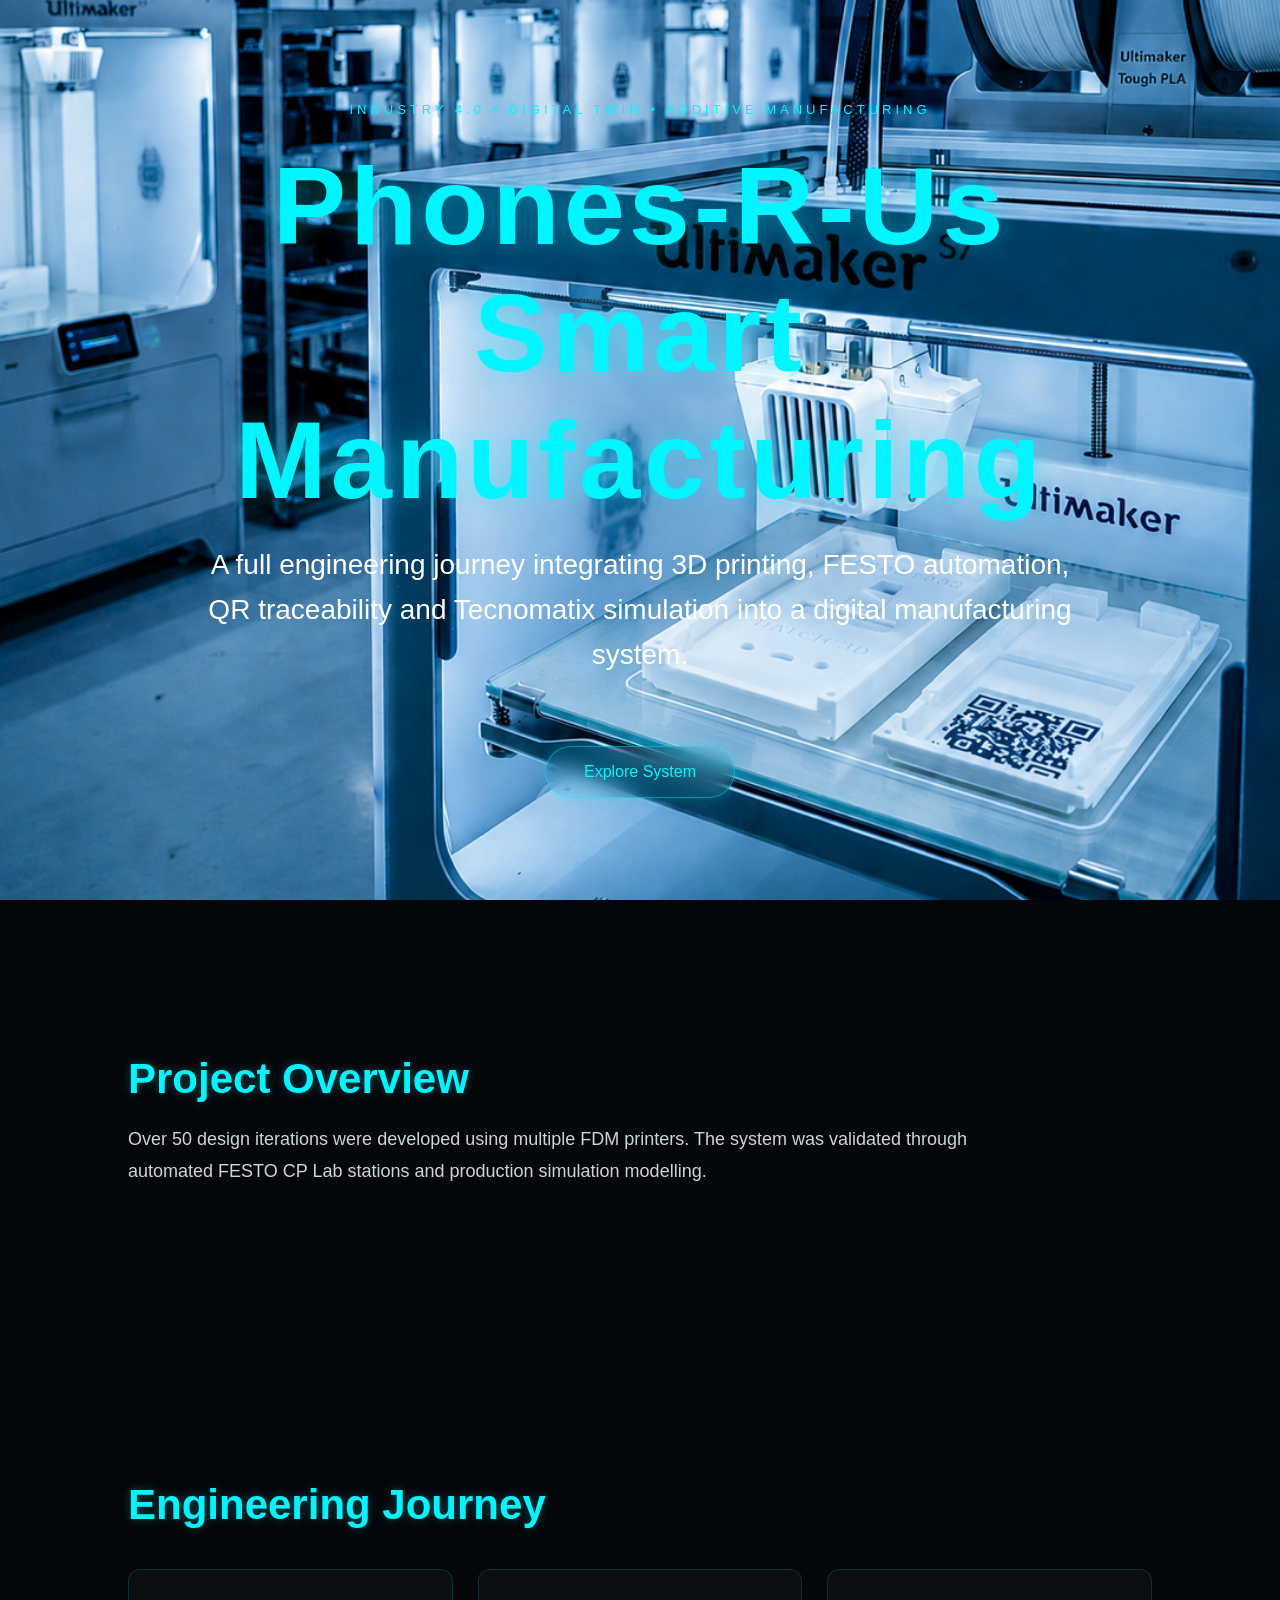
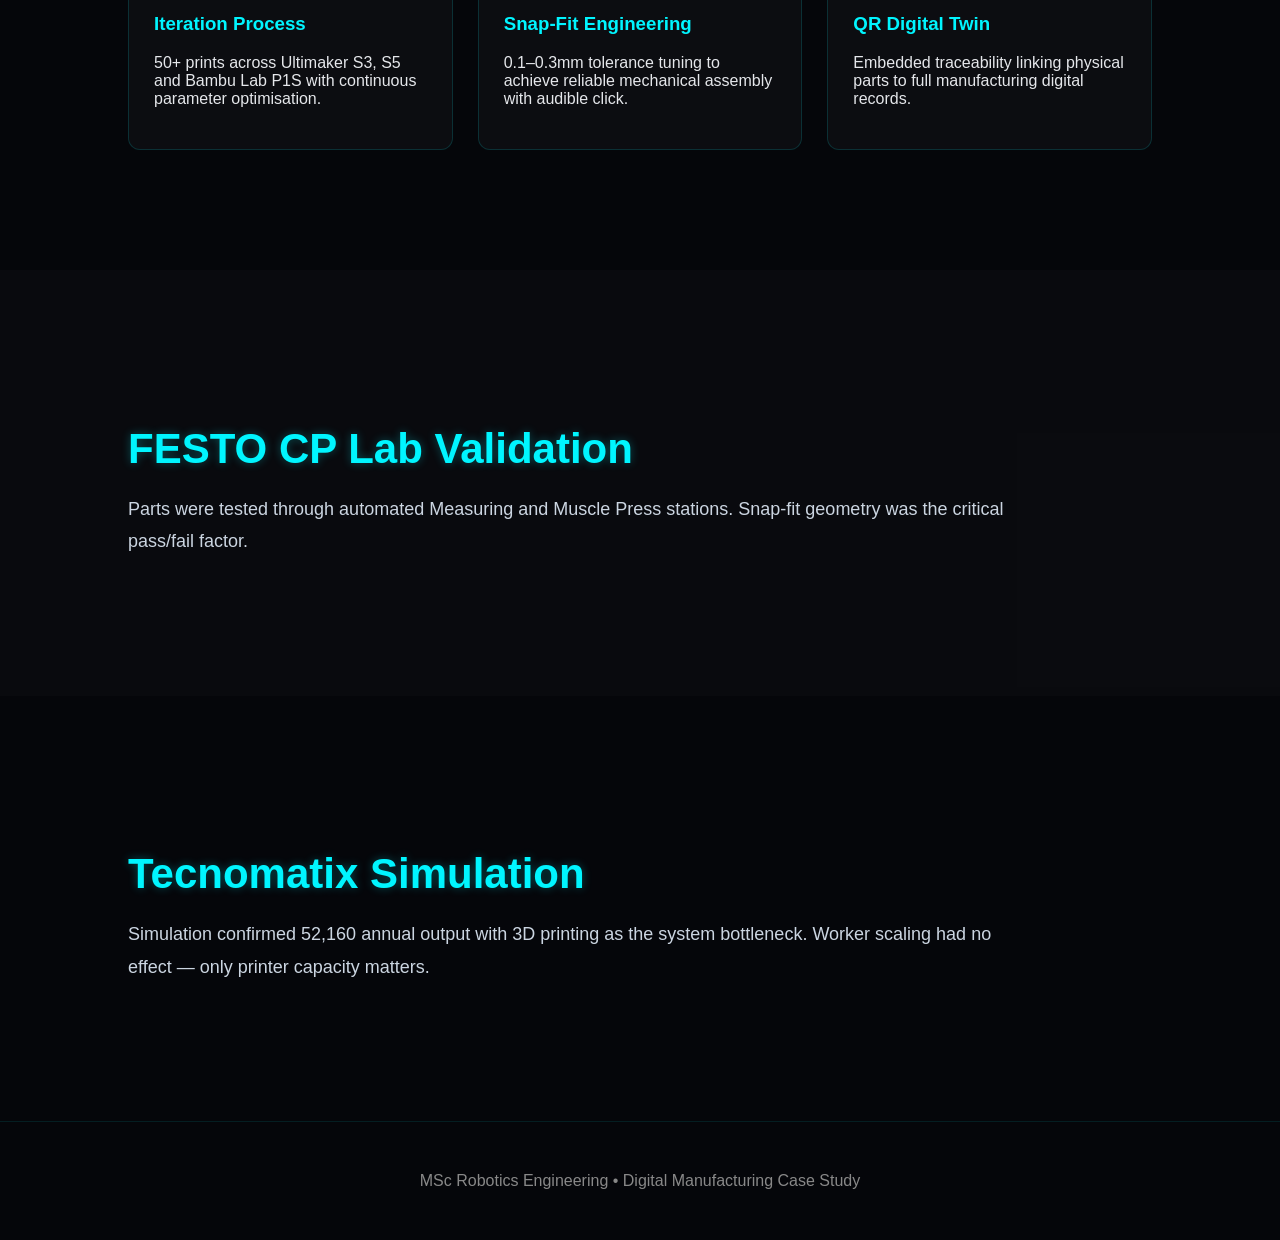
<file: index-neon.html>
<!DOCTYPE html>
<html lang="en">

<head>
    <meta charset="UTF-8">
    <meta name="viewport" content="width=device-width, initial-scale=1.0">
    <title>Phones-R-Us | Smart Manufacturing</title>

    <link rel="stylesheet" href="style.css">
</head>

<body>

<!-- ================= NAV ================= -->
<nav>
    <div class="logo">Phones-R-Us</div>

    <ul>
        <li><a href="#overview">Overview</a></li>
        <li><a href="#journey">Journey</a></li>
        <li><a href="#festo">FESTO</a></li>
        <li><a href="#simulation">Simulation</a></li>
    </ul>
</nav>

<!-- ================= HERO ================= -->
<section class="hero">

    <div class="hero-content">

        <div class="subtitle">
            INDUSTRY 4.0 • DIGITAL TWIN • ADDITIVE MANUFACTURING
        </div>

        <h1>Phones-R-Us<br>Smart Manufacturing</h1>

        <p>
            A full engineering journey integrating 3D printing, FESTO automation,
            QR traceability and Tecnomatix simulation into a digital manufacturing system.
        </p>

        <a href="#overview" class="btn">Explore System</a>

    </div>

</section>

<!-- ================= OVERVIEW ================= -->
<section class="section" id="overview">

    <h2 class="title">Project Overview</h2>

    <p class="text">
        Over 50 design iterations were developed using multiple FDM printers.
        The system was validated through automated FESTO CP Lab stations
        and production simulation modelling.
    </p>

</section>

<!-- ================= JOURNEY ================= -->
<section class="section" id="journey">

    <h2 class="title">Engineering Journey</h2>

    <div class="grid">

        <div class="card">
            <h3>Iteration Process</h3>
            <p>50+ prints across Ultimaker S3, S5 and Bambu Lab P1S with continuous parameter optimisation.</p>
        </div>

        <div class="card">
            <h3>Snap-Fit Engineering</h3>
            <p>0.1–0.3mm tolerance tuning to achieve reliable mechanical assembly with audible click.</p>
        </div>

        <div class="card">
            <h3>QR Digital Twin</h3>
            <p>Embedded traceability linking physical parts to full manufacturing digital records.</p>
        </div>

    </div>

</section>

<!-- ================= FESTO ================= -->
<section class="section dark" id="festo">

    <h2 class="title">FESTO CP Lab Validation</h2>

    <p class="text">
        Parts were tested through automated Measuring and Muscle Press stations.
        Snap-fit geometry was the critical pass/fail factor.
    </p>

</section>

<!-- ================= SIMULATION ================= -->
<section class="section" id="simulation">

    <h2 class="title">Tecnomatix Simulation</h2>

    <p class="text">
        Simulation confirmed 52,160 annual output with 3D printing as the system bottleneck.
        Worker scaling had no effect — only printer capacity matters.
    </p>

</section>

<footer>
    MSc Robotics Engineering • Digital Manufacturing Case Study
</footer>

</body>
</html>
</file>
<file: style.css>
/* ==========================================
   NEON INDUSTRY 4.0 CYBER THEME
========================================== */

:root {
    --bg: #05060a;
    --cyan: #00f5ff;
    --blue: #3b82f6;
    --purple: #8b5cf6;
    --text: #e5e7eb;
}

/* ================= GLOBAL ================= */

body {
    margin: 0;
    font-family: 'Segoe UI', sans-serif;
    background: var(--bg);
    color: var(--text);
    overflow-x: hidden;
}

/* animated grid background */

body::before {
    content: "";
    position: fixed;
    inset: 0;
    background:
        linear-gradient(rgba(0,245,255,0.05) 1px, transparent 1px),
        linear-gradient(90deg, rgba(0,245,255,0.05) 1px, transparent 1px);
    background-size: 60px 60px;
    z-index: -2;
    animation: moveGrid 20s linear infinite;
}

@keyframes moveGrid {
    from { transform: translateY(0); }
    to { transform: translateY(60px); }
}

/* glow layer */

body::after {
    content: "";
    position: fixed;
    inset: 0;
    background: radial-gradient(circle at 30% 30%, rgba(0,245,255,0.15), transparent 50%),
                radial-gradient(circle at 70% 70%, rgba(139,92,246,0.12), transparent 50%);
    z-index: -1;
}

/* ================= NAV ================= */

nav{
    display:none;
}

/* ================= HERO ================= */

.hero {
    height: 100vh;
    display: flex;
    align-items: center;
    justify-content: center;
    text-align: center;
}

.hero-content {
    max-width: 900px;
}

.subtitle {
    color: var(--cyan);
    letter-spacing: 4px;
    font-size: 12px;
    margin-bottom: 20px;
}

.hero h1 {
    font-size: 64px;
    margin: 0;
    text-shadow: 0 0 25px rgba(0,245,255,0.4);
}

.hero p {
    margin-top: 20px;
    font-size: 18px;
    color: #b5b5b5;
    line-height: 1.6;
}

/* button */

.btn {
    display: inline-block;
    margin-top: 30px;
    padding: 14px 32px;
    border: 1px solid var(--cyan);
    color: var(--cyan);
    text-decoration: none;
    border-radius: 8px;
    transition: 0.3s;
    box-shadow: 0 0 15px rgba(0,245,255,0.2);
}

.btn:hover {
    background: var(--cyan);
    color: black;
    box-shadow: 0 0 25px var(--cyan);
}

/* ================= SECTIONS ================= */

.section {
    padding: 120px 10%;
}

.dark {
    background: rgba(255,255,255,0.02);
}

.title {
    font-size: 42px;
    color: var(--cyan);
    margin-bottom: 20px;
    text-shadow: 0 0 10px rgba(0,245,255,0.3);
}

.text {
    max-width: 900px;
    font-size: 18px;
    color: #cbd5e1;
    line-height: 1.8;
}

/* ================= CARDS ================= */

.grid {
    display: grid;
    grid-template-columns: repeat(auto-fit, minmax(250px,1fr));
    gap: 25px;
    margin-top: 40px;
}

.card {
    padding: 25px;
    border: 1px solid rgba(0,245,255,0.15);
    border-radius: 12px;
    background: rgba(255,255,255,0.03);
    transition: 0.3s;
}

.card:hover {
    transform: translateY(-8px);
    box-shadow: 0 0 25px rgba(0,245,255,0.2);
}

.card h3 {
    color: var(--cyan);
}

/* ================= FOOTER ================= */

footer {
    text-align: center;
    padding: 50px;
    border-top: 1px solid rgba(0,245,255,0.1);
    color: #888;
}

/* ==========================================
   TIMELINE SECTION
========================================== */

.timeline {
    position: relative;
    margin-top: 70px;
    padding-left: 40px;
    border-left: 2px solid rgba(0,245,255,0.15);
}

.timeline-item {
    position: relative;
    margin-bottom: 80px;
}

.timeline-item::before {
    content: "";
    position: absolute;
    left: -50px;
    top: 10px;
    width: 16px;
    height: 16px;
    background: var(--cyan);
    border-radius: 50%;
    box-shadow: 0 0 20px rgba(0,245,255,0.7);
}

.timeline-content {
    background: rgba(255,255,255,0.03);
    border: 1px solid rgba(0,245,255,0.12);
    padding: 35px;
    border-radius: 18px;
    backdrop-filter: blur(10px);
    transition: 0.4s;
}

.timeline-content:hover {
    transform: translateY(-5px);
    box-shadow: 0 0 30px rgba(0,245,255,0.12);
}

.week-tag {
    display: inline-flex;
    align-items: center;
    justify-content: center;
    width: fit-content;
    padding: 6px 18px;
    border: 1px solid rgba(0,245,255,0.35);
    border-radius: 40px;
    color: var(--cyan);
    font-size: 13px;
    letter-spacing: 1px;
    margin-bottom: 25px;
    background: rgba(0,245,255,0.03);
}

.timeline-content h3 {
    margin-top: 0;
    color: var(--cyan);
    font-size: 28px;
    margin-bottom: 20px;
}

.timeline-content p {
    color: #cbd5e1;
    line-height: 1.9;
    margin-bottom: 20px;
}

.timeline-image {
    margin-top: 30px;
}

.timeline-image img {
    width: 100%;
    border-radius: 14px;
    border: 1px solid rgba(0,245,255,0.12);
    transition: 0.4s;
}

.timeline-image img:hover {
    transform: scale(1.02);
}

.caption {
    margin-top: 12px;
    color: #94a3b8;
    font-size: 14px;
    text-align: center;
    font-style: italic;
}

/* MOBILE */

@media (max-width: 768px) {

    .timeline {
        padding-left: 20px;
    }

    .timeline-item::before {
        left: -30px;
    }

    .timeline-content {
        padding: 25px;
    }

    .timeline-content h3 {
        font-size: 22px;
    }

}

/* ==========================================
   INDUSTRIAL STATS SECTION
========================================== */

.stats-grid {
    display: grid;
    grid-template-columns: repeat(auto-fit, minmax(220px,1fr));
    gap: 25px;
    margin-top: 50px;
}

.stat-card {
    background: rgba(255,255,255,0.03);
    border: 1px solid rgba(0,245,255,0.12);
    border-radius: 18px;
    padding: 40px 25px;
    text-align: center;
    transition: 0.4s;
    position: relative;
    overflow: hidden;
}

.stat-card::before {
    content: "";
    position: absolute;
    inset: 0;
    background: linear-gradient(
        135deg,
        rgba(0,245,255,0.05),
        transparent
    );
}

.stat-card:hover {
    transform: translateY(-8px);
    box-shadow: 0 0 35px rgba(0,245,255,0.15);
}

.stat-number {
    font-size: 48px;
    font-weight: bold;
    color: var(--cyan);
    text-shadow: 0 0 20px rgba(0,245,255,0.3);
}

.stat-label {
    margin-top: 12px;
    color: #cbd5e1;
    font-size: 15px;
    letter-spacing: 1px;
}

/* ================= TECH GRID ================= */

.tech-grid {
    display: grid;
    grid-template-columns: repeat(auto-fit, minmax(280px,1fr));
    gap: 25px;
    margin-top: 70px;
}

.tech-card {
    background: rgba(255,255,255,0.03);
    border: 1px solid rgba(0,245,255,0.10);
    border-radius: 20px;
    padding: 35px;
    transition: 0.4s;
    position: relative;
    overflow: hidden;
}

.tech-card::before {
    content: "";
    position: absolute;
    width: 200%;
    height: 200%;
    background: radial-gradient(circle, rgba(0,245,255,0.08), transparent 70%);
    top: -50%;
    left: -50%;
}

.tech-card:hover {
    transform: translateY(-10px);
    box-shadow: 0 0 40px rgba(0,245,255,0.14);
}

.tech-card h3 {
    color: var(--cyan);
    font-size: 26px;
    margin-bottom: 18px;
}

.tech-card p {
    color: #cbd5e1;
    line-height: 1.8;
    margin-bottom: 20px;
}

.tech-card ul {
    padding-left: 20px;
}

.tech-card li {
    color: #94a3b8;
    margin-bottom: 10px;
    line-height: 1.6;
}

/* ================= RESPONSIVE ================= */

@media (max-width: 768px) {

    .stat-number {
        font-size: 38px;
    }

    .tech-card {
        padding: 28px;
    }

}

/* ==========================================
   MINI IMAGE ROWS
========================================== */

.image-row {
    display: grid;
    grid-template-columns: repeat(auto-fit,minmax(280px,1fr));
    gap: 20px;
    margin-top: 30px;
}

.mini-image {
    background: rgba(255,255,255,0.03);
    border: 1px solid rgba(0,245,255,0.10);
    border-radius: 14px;
    overflow: hidden;
}

.mini-image img {
    width: 100%;
    height: 260px;
    object-fit: cover;
}

.mini-image span {
    display: block;
    padding: 14px;
    color: #94a3b8;
    font-size: 14px;
}

/* ==========================================
   ENGINEERING CHALLENGES
========================================== */

.challenge-grid {
    display: grid;
    grid-template-columns: repeat(auto-fit,minmax(320px,1fr));
    gap: 25px;
    margin-top: 60px;
}

.challenge-card {
    position: relative;
    padding: 35px;
    border-radius: 20px;

    background:
        linear-gradient(
            145deg,
            rgba(255,80,80,0.08),
            rgba(0,245,255,0.03)
        );

    border: 1px solid rgba(255,80,80,0.15);

    overflow: hidden;

    transition: 0.4s;
}

.challenge-card::before {

    content: "";

    position: absolute;

    top: 0;
    left: -100%;

    width: 100%;
    height: 100%;

    background: linear-gradient(
        90deg,
        transparent,
        rgba(255,255,255,0.05),
        transparent
    );

    transition: 0.7s;
}

.challenge-card:hover::before {
    left: 100%;
}

.challenge-card:hover {
    transform: translateY(-10px);

    box-shadow:
        0 0 35px rgba(255,80,80,0.15),
        0 0 20px rgba(0,245,255,0.08);
}

.challenge-card h3 {
    color: #ff7b7b;
    margin-bottom: 18px;
    font-size: 24px;
}

.challenge-card p {
    color: #cbd5e1;
    line-height: 1.9;
}

/* ==========================================
   PROCESS PARAMETERS TABLE
========================================== */

.parameter-table {
    margin-top: 60px;

    border-radius: 20px;
    overflow: hidden;

    border: 1px solid rgba(0,245,255,0.12);

    background: rgba(255,255,255,0.03);

    backdrop-filter: blur(10px);
}

.table-row {

    display: grid;

    grid-template-columns:
        1fr
        1fr
        2fr;

    border-bottom: 1px solid rgba(255,255,255,0.06);

    transition: 0.3s;
}

.table-row:hover {
    background: rgba(0,245,255,0.04);
}

.table-row div {
    padding: 22px;
    color: #cbd5e1;
    line-height: 1.7;
}

.table-header {
    background: rgba(0,245,255,0.08);
}

.table-header div {
    color: var(--cyan);
    font-weight: bold;
    letter-spacing: 1px;
}

.table-row div:first-child {
    color: white;
    font-weight: 500;
}

/* MOBILE */

@media (max-width: 900px) {

    .table-row {
        grid-template-columns: 1fr;
    }

    .table-row div {
        border-bottom: 1px solid rgba(255,255,255,0.05);
    }

}

/* ==========================================
   FESTO FLOW SYSTEM
========================================== */

.flow-system {

    margin-top: 70px;

    display: flex;
    align-items: center;
    gap: 25px;

    overflow-x: auto;

    padding-bottom: 20px;
}

/* custom scroll */

.flow-system::-webkit-scrollbar {
    height: 8px;
}

.flow-system::-webkit-scrollbar-thumb {
    background: rgba(0,245,255,0.25);
    border-radius: 20px;
}

/* station card */

.flow-card {

    min-width: 300px;

    background: rgba(255,255,255,0.03);

    border: 1px solid rgba(0,245,255,0.10);

    border-radius: 22px;

    padding: 35px;

    position: relative;

    overflow: hidden;

    transition: 0.4s;
}

.flow-card::before {

    content: "";

    position: absolute;

    inset: 0;

    background:
        radial-gradient(circle at top left,
        rgba(0,245,255,0.08),
        transparent 60%);
}

.flow-card:hover {

    transform: translateY(-10px);

    box-shadow:
        0 0 35px rgba(0,245,255,0.15);
}

/* station number */

.flow-icon {

    width: 70px;
    height: 70px;

    display: flex;
    align-items: center;
    justify-content: center;

    border-radius: 50%;

    border: 1px solid rgba(0,245,255,0.20);

    color: var(--cyan);

    font-size: 24px;
    font-weight: bold;

    margin-bottom: 25px;

    box-shadow:
        0 0 25px rgba(0,245,255,0.15);
}

.flow-card h3 {

    color: var(--cyan);

    font-size: 24px;

    margin-bottom: 18px;
}

.flow-card p {

    color: #cbd5e1;

    line-height: 1.8;
}

/* arrows */

.flow-arrow {

    font-size: 34px;

    color: var(--cyan);

    text-shadow:
        0 0 15px rgba(0,245,255,0.5);

    flex-shrink: 0;
}

/* MOBILE */

@media (max-width: 768px) {

    .flow-card {
        min-width: 260px;
    }

}

/* ==========================================
   DIGITAL FACTORY DASHBOARD
========================================== */

.kpi-grid {

    display: grid;

    grid-template-columns:
        repeat(auto-fit,minmax(220px,1fr));

    gap: 25px;

    margin-top: 60px;
}

/* KPI CARD */

.kpi-card {

    position: relative;

    padding: 40px 25px;

    border-radius: 20px;

    background:
        linear-gradient(
            145deg,
            rgba(0,245,255,0.05),
            rgba(139,92,246,0.05)
        );

    border: 1px solid rgba(0,245,255,0.12);

    overflow: hidden;

    transition: 0.4s;
}

.kpi-card::before {

    content: "";

    position: absolute;

    inset: 0;

    background:
        radial-gradient(circle at top left,
        rgba(0,245,255,0.08),
        transparent 60%);
}

.kpi-card:hover {

    transform: translateY(-10px);

    box-shadow:
        0 0 40px rgba(0,245,255,0.12);
}

.kpi-value {

    font-size: 52px;

    font-weight: bold;

    color: var(--cyan);

    text-shadow:
        0 0 20px rgba(0,245,255,0.3);

    margin-bottom: 15px;
}

.kpi-label {

    color: #cbd5e1;

    line-height: 1.7;

    letter-spacing: 1px;
}

/* ================= ANALYTICS GRID ================= */

.analytics-grid {

    display: grid;

    grid-template-columns:
        repeat(auto-fit,minmax(320px,1fr));

    gap: 30px;

    margin-top: 80px;
}

.analytics-card {

    position: relative;

    padding: 40px;

    border-radius: 20px;

    background: rgba(255,255,255,0.03);

    border: 1px solid rgba(0,245,255,0.10);

    overflow: hidden;

    transition: 0.4s;
}

.analytics-card::before {

    content: "";

    position: absolute;

    width: 200%;
    height: 200%;

    top: -50%;
    left: -50%;

    background:
        radial-gradient(circle,
        rgba(0,245,255,0.06),
        transparent 70%);
}

.analytics-card:hover {

    transform: translateY(-8px);

    box-shadow:
        0 0 35px rgba(0,245,255,0.12);
}

.analytics-card h3 {

    color: var(--cyan);

    font-size: 28px;

    margin-bottom: 20px;
}

.analytics-card p {

    color: #cbd5e1;

    line-height: 1.9;
}

/* MOBILE */

@media (max-width: 768px) {

    .kpi-value {
        font-size: 42px;
    }

    .analytics-card {
        padding: 30px;
    }

}

/* ==========================================
   LESSONS LEARNED
========================================== */

.insight-grid {

    display: grid;

    grid-template-columns:
        repeat(auto-fit,minmax(320px,1fr));

    gap: 30px;

    margin-top: 70px;
}

/* insight card */

.insight-card {

    position: relative;

    padding: 40px;

    border-radius: 22px;

    background:
        linear-gradient(
            145deg,
            rgba(0,245,255,0.04),
            rgba(139,92,246,0.04)
        );

    border: 1px solid rgba(0,245,255,0.10);

    overflow: hidden;

    transition: 0.4s;
}

.insight-card::before {

    content: "";

    position: absolute;

    inset: 0;

    background:
        radial-gradient(circle at top right,
        rgba(0,245,255,0.08),
        transparent 60%);
}

.insight-card:hover {

    transform: translateY(-10px);

    box-shadow:
        0 0 40px rgba(0,245,255,0.12);
}

/* insight number */

.insight-number {

    width: 70px;
    height: 70px;

    display: flex;
    align-items: center;
    justify-content: center;

    border-radius: 50%;

    border: 1px solid rgba(0,245,255,0.18);

    color: var(--cyan);

    font-size: 24px;
    font-weight: bold;

    margin-bottom: 25px;

    box-shadow:
        0 0 20px rgba(0,245,255,0.12);
}

/* heading */

.insight-card h3 {

    color: var(--cyan);

    font-size: 26px;

    margin-bottom: 20px;

    line-height: 1.4;
}

/* paragraph */

.insight-card p {

    color: #cbd5e1;

    line-height: 1.9;
}

/* ==========================================
   SPLIT IMAGE LAYOUT
========================================== */

.split-layout {

    display: grid;

    grid-template-columns: 1.1fr 1fr;

    gap: 40px;

    align-items: center;

    margin-top: 35px;
}

/* text side */

.split-text p {

    color: #cbd5e1;

    line-height: 1.9;

    margin-bottom: 20px;
}

.split-text ul {

    padding-left: 20px;
}

.split-text li {

    color: #94a3b8;

    margin-bottom: 12px;

    line-height: 1.7;
}

/* image side */

.split-image img {

    width: 100%;

    border-radius: 18px;

    border: 1px solid rgba(0,245,255,0.12);

    transition: 0.4s;
}

.split-image img:hover {

    transform: scale(1.02);

    box-shadow:
        0 0 30px rgba(0,245,255,0.15);
}

/* responsive */

@media (max-width: 900px) {

    .split-layout {

        grid-template-columns: 1fr;
    }

}

/* ==========================================
   ADOBE STYLE SPLIT LAYOUT
========================================== */

/* ==========================================
   FIXED SPLIT CARD (WORKING ALTERNATING LAYOUT)
========================================== */

.split-card {
    display: grid;
    grid-template-columns: 1.15fr 0.85fr;
    gap: 60px;
    align-items: start;
    margin-bottom: 80px;
}

/* default: text left, image right */
.split-card .split-left {
    grid-column: 1;
}

.split-card .split-right {
    grid-column: 2;
}

/* responsive fix */
@media (max-width: 950px) {
    .split-card,

    .split-card .split-left,
    .split-card .split-right {
        grid-column: auto;
    }
}

.split-left img,
.split-right img {
    width: 100%;
    height: auto;
    display: block;
    object-fit: cover;
    border-radius: 18px;
    border: 1px solid rgba(0,245,255,0.12);
}

/* cleaner Adobe-style spacing */

.split-left,
.split-right {
    display: flex;
    flex-direction: column;
    justify-content: flex-start;
    align-items: flex-start;
    height: 100%;
}

/* make text area cleaner */

.split-card p {
    line-height: 1.9;
    color: #cbd5e1;
}

.split-card ul {
    padding-left: 20px;
}

.split-card li {
    margin-bottom: 10px;
    color: #94a3b8;
}

/* ==========================================
   CINEMATIC HERO SECTION
========================================== */

.hero {

    position: relative;

    height: 100vh;

    display: flex;
    align-items: center;
    justify-content: center;

    text-align: center;

    overflow: hidden;

    background:
        url("images/hero.png")
        center 65%/cover no-repeat;
}

/* dark cinematic overlay */

.hero-overlay {

    position: absolute;
    inset: 0;

    background:
        linear-gradient(
            rgba(0,0,0,0.55),
            rgba(0,0,0,0.65)
        );

    backdrop-filter: blur(2px);
}

/* floating glass navbar */

.floating-nav {
    position: fixed;
    top: 25px;
    left: 50%;
    transform: translateX(-50%);
    z-index: 9999;
    display: flex;
    gap: 35px;
    padding: 16px 32px;
    border-radius: 60px;
    background: rgba(10, 15, 25, 0.55);
    border: 1px solid rgba(0,245,255,0.18);
    backdrop-filter: blur(14px);
    -webkit-backdrop-filter: blur(14px);
    box-shadow:
        0 8px 35px rgba(0,0,0,0.35),
        0 0 20px rgba(0,245,255,0.08);
}

.floating-nav a {
    color: #dbeafe;
    text-decoration: none;
    font-size: 15px;
    font-weight: 500;
    letter-spacing: 0.5px;
    transition: 0.3s;
}

.floating-nav a:hover {
    color: var(--cyan);
    text-shadow: 0 0 15px rgba(0,245,255,0.8);
}

/* hero content */

.hero-content {

    position: relative;

    z-index: 5;

    max-width: 900px;
}

.hero .subtitle {

    color: var(--cyan);

    letter-spacing: 4px;

    font-size: 13px;

    margin-bottom: 25px;

    text-transform: uppercase;
}

.hero h1 {

    font-size: 110px;

    margin: 0;

    font-weight: 700;

    color: #00f5ff;

    letter-spacing: 4px;

    text-shadow:
        0 0 25px rgba(0,245,255,0.35);
}

.hero p {

    margin-top: 20px;

    font-size: 28px;

    color: white;

    font-weight: 300;
}

/* glowing button */

.hero .btn {

    margin-top: 40px;

    padding: 16px 38px;

    border-radius: 50px;

    background: rgba(0,245,255,0.08);

    border: 1px solid rgba(0,245,255,0.4);

    color: var(--cyan);

    backdrop-filter: blur(10px);

    transition: 0.4s;
}

.hero .btn:hover {

    background: var(--cyan);

    color: black;

    box-shadow:
        0 0 30px rgba(0,245,255,0.45);
}

/* mobile */

@media (max-width: 768px) {

    .hero h1 {
        font-size: 58px;
    }

    .hero p {
        font-size: 20px;
    }

    .floating-nav {

        gap: 18px;

        padding: 14px 20px;

        flex-wrap: wrap;

        width: 90%;
        justify-content: center;
    }
}

/* ==========================================
   FUTURISTIC SPLIT SHOWCASE
========================================== */
/* ==========================================
   FUTURISTIC COMPARISON SECTION
========================================== */

.split-showcase {

    position: relative;

    min-height: 100vh;

    display: flex;

    justify-content: center;

    align-items: center;

    gap: 60px;

    padding: 120px 8%;

    overflow: hidden;

    background:
        linear-gradient(
            135deg,
            rgba(5,10,20,1),
            rgba(10,15,30,1)
        );
}

/* cyber grid */

.split-showcase::before {

    content: "";

    position: absolute;

    inset: 0;

    background:
        linear-gradient(rgba(0,245,255,0.03) 1px, transparent 1px),
        linear-gradient(90deg, rgba(0,245,255,0.03) 1px, transparent 1px);

    background-size: 60px 60px;

    z-index: 0;
}

/* glowing background */

.split-showcase::after {

    content: "";

    position: absolute;

    width: 800px;
    height: 800px;

    background:
        radial-gradient(circle,
        rgba(0,245,255,0.10),
        transparent 70%);

    top: 50%;
    left: 50%;

    transform: translate(-50%, -50%);

    z-index: 0;
}

/* CARD */

.compare-card {

    position: relative;

    z-index: 2;

    width: 600px;

    border-radius: 30px;

    overflow: hidden;

    background:
        linear-gradient(
            145deg,
            rgba(255,255,255,0.05),
            rgba(255,255,255,0.02)
        );

    border: 1px solid rgba(0,245,255,0.10);

    backdrop-filter: blur(14px);

    transition: 0.5s;
}

/* tilt effect */

.injection-card {
    transform: rotate(-2deg);
}

.printing-card {
    transform: rotate(2deg);
}

.compare-card:hover {

    transform: translateY(-15px) scale(1.02);

    box-shadow:
        0 0 45px rgba(0,245,255,0.15);
}

/* IMAGE */

.compare-image {

    position: relative;

    overflow: hidden;

    height: 420px;
}

.compare-image img {

    width: 100%;
    height: 100%;

    object-fit: cover;

    transition: 0.6s;
}

.compare-card:hover img {

    transform: scale(1.08);
}

/* CONTENT */

.compare-content {

    padding: 40px;
}

.compare-content h2 {

    color: var(--cyan);

    font-size: 36px;

    margin-bottom: 28px;

    text-shadow:
        0 0 15px rgba(0,245,255,0.25);
}

.compare-content ul {

    list-style: none;

    padding-left: 0;
}

.compare-content li {

    position: relative;

    padding-left: 32px;

    margin-bottom: 18px;

    color: #cbd5e1;

    font-size: 18px;

    line-height: 1.8;
}

/* glowing bullets */

.compare-content li::before {

    content: "";

    position: absolute;

    left: 0;
    top: 12px;

    width: 10px;
    height: 10px;

    border-radius: 50%;

    background: var(--cyan);

    box-shadow:
        0 0 15px rgba(0,245,255,0.8);
}

/* VS CIRCLE */

.vs-circle {

    position: relative;

    z-index: 5;

    width: 140px;
    height: 140px;

    border-radius: 50%;

    display: flex;

    align-items: center;

    justify-content: center;

    font-size: 52px;

    font-weight: bold;

    color: white;

    background:
        radial-gradient(
            circle,
            rgba(0,245,255,0.2),
            rgba(139,92,246,0.18)
        );

    border: 2px solid rgba(0,245,255,0.25);

    backdrop-filter: blur(12px);

    box-shadow:
        0 0 40px rgba(0,245,255,0.25),
        0 0 80px rgba(139,92,246,0.15);

    animation: pulseVS 3s infinite ease-in-out;
}

@keyframes pulseVS {

    0% {
        transform: scale(1);
    }

    50% {
        transform: scale(1.08);
    }

    100% {
        transform: scale(1);
    }
}

/* MOBILE */

@media (max-width: 1200px) {

    .split-showcase {

        flex-direction: column;

        gap: 50px;
    }

    .injection-card,
    .printing-card {

        transform: none;
    }

    .compare-card {

        width: 100%;

        max-width: 700px;
    }

    .vs-circle {

        width: 110px;
        height: 110px;

        font-size: 42px;
    }
}

@media (max-width: 768px) {

    .compare-image {

        height: 240px;
    }

    .compare-content {

        padding: 28px;
    }

    .compare-content h2 {

        font-size: 28px;
    }

    .compare-content li {

        font-size: 16px;
    }
}

/* LEFT SIDE */

.split-info {

    position: relative;

    z-index: 2;

    padding: 120px 90px;

    display: flex;

    flex-direction: column;

    justify-content: center;

    gap: 45px;
}

/* comparison cards */

.info-block {

    position: relative;

    padding: 45px;

    border-radius: 28px;

    background:
        linear-gradient(
            145deg,
            rgba(255,255,255,0.05),
            rgba(255,255,255,0.02)
        );

    border: 1px solid rgba(0,245,255,0.10);

    backdrop-filter: blur(14px);

    overflow: hidden;

    transition: 0.45s;
}

.info-block::before {

    content: "";

    position: absolute;

    inset: 0;

    background:
        radial-gradient(circle at top left,
        rgba(0,245,255,0.10),
        transparent 60%);
}

.info-block:hover {

    transform: translateY(-10px);

    box-shadow:
        0 0 40px rgba(0,245,255,0.12);
}

/* heading */

.info-block h2 {

    color: var(--cyan);

    font-size: 38px;

    margin-bottom: 28px;

    text-shadow:
        0 0 15px rgba(0,245,255,0.3);
}

/* bullet list */

.info-block ul {

    padding-left: 0;

    list-style: none;
}

.info-block li {

    position: relative;

    padding-left: 35px;

    margin-bottom: 18px;

    color: #cbd5e1;

    font-size: 18px;

    line-height: 1.8;
}

/* glowing bullet */

.info-block li::before {

    content: "";

    position: absolute;

    left: 0;
    top: 12px;

    width: 10px;
    height: 10px;

    border-radius: 50%;

    background: var(--cyan);

    box-shadow:
        0 0 15px rgba(0,245,255,0.8);
}

/* RIGHT SIDE */

.split-image-single {

    position: relative;

    z-index: 2;

    overflow: hidden;

    display: flex;
    align-items: center;
    justify-content: center;

    padding: 60px;
}

/* futuristic frame */

.split-image-single::before {

    content: "";

    position: absolute;

    inset: 80px;

    border-radius: 30px;

    border: 1px solid rgba(0,245,255,0.15);

    pointer-events: none;

    z-index: 1;
}

/* image */

.split-image-single img {

    width: 100%;

    max-height: 85vh;

    object-fit: cover;

    border-radius: 30px;

    border: 1px solid rgba(0,245,255,0.18);

    box-shadow:
        0 0 60px rgba(0,245,255,0.12);

    transition: 0.5s;
}

.split-image-single:hover img {

    transform: scale(1.03);
}

/* floating tech labels */

.split-image-single::after {

    content: "SMART MANUFACTURING";

    position: absolute;

    bottom: 90px;
    right: 90px;

    padding: 14px 22px;

    border-radius: 40px;

    background: rgba(5,10,20,0.75);

    border: 1px solid rgba(0,245,255,0.18);

    backdrop-filter: blur(12px);

    color: var(--cyan);

    letter-spacing: 2px;

    font-size: 12px;

    box-shadow:
        0 0 25px rgba(0,245,255,0.12);
}

/* RESPONSIVE */

@media (max-width: 1100px) {

    .split-showcase {

        grid-template-columns: 1fr;
    }

    .split-info {

        padding: 80px 35px;
    }

    .split-image-single {

        padding: 35px;
    }

    .split-image-single::after {

        right: 45px;
        bottom: 45px;
    }
}

@media (max-width: 768px) {

    .info-block {

        padding: 30px;
    }

    .info-block h2 {

        font-size: 28px;
    }

    .info-block li {

        font-size: 16px;
    }

    .split-image-single::after {

        display: none;
    }
}
/* ==========================================
   VIDEO SECTION
========================================== */
.video-container {
    display: flex;
    justify-content: center;
    align-items: center;
    margin-top: 60px;
}

.video-container video {
    height: 800px;
    width: auto;
    border-radius: 24px;
    object-fit: cover;
    border: 1px solid rgba(0,245,255,0.15);
    box-shadow: 0 0 40px rgba(0,245,255,0.12);
}

/* ==========================================
   VIDEO SPLIT SECTION
========================================== */

.video-split {

    display: flex;

    justify-content: space-between;

    align-items: center;

    gap: 80px;

    margin-top: 50px;
}

/* LEFT TEXT */

.video-text {

    flex: 1;
}

.video-text .text {

    max-width: 100%;
}

/* RIGHT VIDEO */

.video-frame {

    flex: 0 0 420px;

    display: flex;

    justify-content: flex-end;
}

.video-frame video {

    height: 760px;

    width: auto;

    border-radius: 28px;

    border: 1px solid rgba(0,245,255,0.15);

    box-shadow:
        0 0 40px rgba(0,245,255,0.12);
}

/* MOBILE */

@media (max-width: 1000px) {

    .video-split {

        flex-direction: column;
    }

    .video-frame {

        width: 100%;

        justify-content: center;
    }

    .video-frame video {

        width: 100%;

        height: auto;
    }
}

/* ==========================================
}

.final-card img {
    width: 100%;
    height: 420px;
    object-fit: cover;
}

.final-card-content {
    padding: 30px;
}

.final-card-content h3 {
    color: var(--cyan);
    margin-bottom: 16px;
}

.final-card-content p {
    color: #cbd5e1;
    line-height: 1.8;
}

/* ==========================================
   FESTO STATION GALLERY
========================================== */

.station-gallery {
    display: grid;
    grid-template-columns: repeat(auto-fit,minmax(280px,1fr));
    gap: 25px;
    margin-top: 50px;
}

.station-gallery img {
    width: 100%;
    height: 280px;
    object-fit: cover;
    border-radius: 20px;
    border: 1px solid rgba(0,245,255,0.12);
}

/* ==========================================
   VIDEO IMPROVEMENTS
========================================== */

.video-frame {
    flex: 0 0 520px;
}

.video-frame video {
    height: 780px;
}

/* ==========================================
   RESPONSIVE
========================================== */

@media (max-width: 950px) {

    .challenge-layout {
        grid-template-columns: 1fr;
    }

    .video-frame video {
        width: 100%;
        height: auto;
    }

}

/* ==========================================
   INDUSTRY CHALLENGE PREMIUM SECTION
========================================== */

.challenge-section {
    position: relative;
    overflow: hidden;
}

.challenge-bg-glow {

    position: absolute;

    width: 700px;
    height: 700px;

    background:
        radial-gradient(circle,
        rgba(0,245,255,0.12),
        transparent 70%);

    top: -200px;
    right: -150px;

    z-index: 0;
}

/* TOP AREA */

.challenge-top {

    position: relative;

    z-index: 2;

    display: flex;

    justify-content: space-between;

    align-items: flex-end;

    gap: 50px;

    margin-bottom: 70px;
}

.challenge-heading {
    max-width: 750px;
}

.challenge-tag {

    display: inline-block;

    padding: 10px 18px;

    border-radius: 40px;

    background: rgba(0,245,255,0.08);

    border: 1px solid rgba(0,245,255,0.25);

    color: var(--cyan);

    font-size: 13px;

    letter-spacing: 2px;

    margin-bottom: 24px;
}

/* STATS */

.challenge-stats {

    display: flex;

    gap: 20px;

    flex-wrap: wrap;
}

.challenge-stat {

    min-width: 160px;

    padding: 30px 24px;

    border-radius: 22px;

    background: rgba(255,255,255,0.03);

    border: 1px solid rgba(0,245,255,0.10);

    backdrop-filter: blur(12px);

    text-align: center;

    transition: 0.4s;
}

.challenge-stat:hover {

    transform: translateY(-8px);

    box-shadow:
        0 0 35px rgba(0,245,255,0.15);
}

.challenge-stat h3 {

    font-size: 42px;

    margin: 0 0 10px;

    color: var(--cyan);

    text-shadow:
        0 0 20px rgba(0,245,255,0.3);
}

.challenge-stat span {

    color: #cbd5e1;

    font-size: 14px;

    letter-spacing: 1px;
}

/* MAIN GRID */

.challenge-layout {

    position: relative;

    z-index: 2;

    display: grid;

    grid-template-columns: 1.05fr 1fr;

    gap: 70px;

    align-items: center;
}

/* LEFT */

.challenge-card-glass {

    padding: 40px;

    border-radius: 28px;

    background:
        linear-gradient(
            145deg,
            rgba(255,255,255,0.05),
            rgba(255,255,255,0.02)
        );

    border: 1px solid rgba(0,245,255,0.12);

    backdrop-filter: blur(14px);

    margin-bottom: 35px;

    position: relative;

    overflow: hidden;
}

.challenge-card-glass::before {

    content: "";

    position: absolute;

    inset: 0;

    background:
        radial-gradient(circle at top left,
        rgba(0,245,255,0.08),
        transparent 60%);
}

.challenge-card-glass h3 {

    color: var(--cyan);

    font-size: 30px;

    margin-bottom: 22px;
}

.challenge-card-glass p {

    color: #cbd5e1;

    line-height: 1.9;
}

/* FEATURES */

.challenge-feature-grid {

    display: grid;

    grid-template-columns: repeat(2,1fr);

    gap: 24px;
}

.challenge-feature {

    padding: 28px;

    border-radius: 22px;

    background: rgba(255,255,255,0.03);

    border: 1px solid rgba(0,245,255,0.08);

    transition: 0.4s;
}

.challenge-feature:hover {

    transform: translateY(-6px);

    box-shadow:
        0 0 30px rgba(0,245,255,0.12);
}

.feature-icon {

    width: 55px;
    height: 55px;

    display: flex;
    align-items: center;
    justify-content: center;

    border-radius: 50%;

    background: rgba(0,245,255,0.08);

    border: 1px solid rgba(0,245,255,0.18);

    color: var(--cyan);

    font-size: 20px;

    margin-bottom: 18px;
}

.challenge-feature h4 {

    color: white;

    margin-bottom: 12px;

    font-size: 20px;
}

.challenge-feature p {

    color: #94a3b8;

    line-height: 1.7;

    font-size: 15px;
}

/* IMAGE */

.challenge-image-wrap {

    position: relative;
}

.challenge-image-wrap img {

    width: 100%;

    border-radius: 28px;

    display: block;

    border: 1px solid rgba(0,245,255,0.15);

    box-shadow:
        0 0 60px rgba(0,245,255,0.12);

    transition: 0.5s;
}

.challenge-image-wrap:hover img {

    transform: scale(1.02);
}

.image-glow {

    position: absolute;

    inset: -20px;

    background:
        radial-gradient(circle,
        rgba(0,245,255,0.15),
        transparent 70%);

    z-index: -1;
}

/* FLOATING LABELS */

.floating-badge {

    position: absolute;

    padding: 12px 18px;

    border-radius: 40px;

    background: rgba(5,10,20,0.75);

    border: 1px solid rgba(0,245,255,0.18);

    backdrop-filter: blur(14px);

    color: var(--cyan);

    font-size: 12px;

    letter-spacing: 1px;

    box-shadow:
        0 0 20px rgba(0,245,255,0.12);

    animation: floatBadge 4s ease-in-out infinite;
}

.badge1 {
    top: 40px;
    left: -30px;
}

.badge2 {
    top: 45%;
    right: -35px;
}

.badge3 {
    bottom: 40px;
    left: 30px;
}

@keyframes floatBadge {

    0% {
        transform: translateY(0px);
    }

    50% {
        transform: translateY(-10px);
    }

    100% {
        transform: translateY(0px);
    }
}

/* RESPONSIVE */

@media (max-width: 1100px) {

    .challenge-layout {
        grid-template-columns: 1fr;
    }

    .challenge-top {
        flex-direction: column;
        align-items: flex-start;
    }
}

@media (max-width: 768px) {

    .challenge-feature-grid {
        grid-template-columns: 1fr;
    }

    .floating-badge {
        display: none;
    }

    .challenge-card-glass {
        padding: 30px;
    }

    .challenge-stat {
        width: 100%;
    }
}

/* ==========================================
   FUTURISTIC IMAGE GALLERY
========================================== */

.gallery-frame {

    position: relative;

    margin-top: 45px;

    padding: 30px;

    border-radius: 30px;

    background:
        linear-gradient(
            145deg,
            rgba(255,255,255,0.04),
            rgba(255,255,255,0.015)
        );

    border: 1px solid rgba(0,245,255,0.10);

    backdrop-filter: blur(14px);

    overflow: hidden;
}

/* glow */

.gallery-frame::before {

    content: "";

    position: absolute;

    inset: 0;

    background:
        radial-gradient(circle at top left,
        rgba(0,245,255,0.08),
        transparent 60%);

    pointer-events: none;
}

/* GRID */

.gallery-grid {

    position: relative;

    z-index: 2;

    display: grid;

    grid-template-columns:
        repeat(auto-fit, minmax(220px,1fr));

    gap: 20px;
}

/* IMAGE CARD */

.gallery-item {

    position: relative;

    overflow: hidden;

    border-radius: 22px;

    aspect-ratio: 1 / 1;

    background: rgba(255,255,255,0.03);

    border: 1px solid rgba(0,245,255,0.10);

    transition: 0.45s;
}

/* image */

.gallery-item img {

    width: 100%;
    height: 100%;

    object-fit: cover;

    display: block;

    transition: 0.6s;
}

/* hover */

.gallery-item:hover {

    transform: translateY(-8px);

    box-shadow:
        0 0 30px rgba(0,245,255,0.14);
}

.gallery-item:hover img {

    transform: scale(1.08);
}

/* OPTIONAL overlay */

.gallery-item::after {

    content: "";

    position: absolute;

    inset: 0;

    background:
        linear-gradient(
            transparent,
            rgba(0,0,0,0.15)
        );
}

/* RESPONSIVE */

@media (max-width: 768px) {

    .gallery-frame {

        padding: 18px;
    }

    .gallery-grid {

        grid-template-columns:
            repeat(2,1fr);

        gap: 14px;
    }
}

/* ==========================================
   DOWNLOAD BUTTON
========================================== */

.download-btn {

    display: inline-flex;

    align-items: center;

    gap: 12px;

    margin-top: 35px;

    padding: 16px 30px;

    border-radius: 18px;

    text-decoration: none;

    color: var(--cyan);

    font-weight: 600;

    letter-spacing: 0.5px;

    background:
        linear-gradient(
            145deg,
            rgba(0,245,255,0.08),
            rgba(139,92,246,0.08)
        );

    border: 1px solid rgba(0,245,255,0.18);

    backdrop-filter: blur(10px);

    transition: 0.4s;

    box-shadow:
        0 0 25px rgba(0,245,255,0.08);
}

.download-btn:hover {

    transform: translateY(-4px);

    background: rgba(0,245,255,0.12);

    box-shadow:
        0 0 35px rgba(0,245,255,0.18);
}

.diagram-frame{
    position: relative;
    padding: 20px;
    border-radius: 24px;

    background:
    linear-gradient(
        145deg,
        rgba(255,255,255,0.05),
        rgba(255,255,255,0.02)
    );

    border: 1px solid rgba(0,255,255,0.12);

    backdrop-filter: blur(10px);

    box-shadow:
    0 0 40px rgba(0,255,255,0.08);

    overflow: hidden;
}

.diagram-frame img{
    width: 100%;
    border-radius: 18px;
    display: block;
}

.diagram-glow{
    position:absolute;
    width:300px;
    height:300px;

    background:cyan;

    filter:blur(140px);

    opacity:0.12;

    top:-100px;
    right:-100px;

    z-index:0;
}

.diagram-frame img{
    position:relative;
    z-index:2;
}

/* ================= BUSINESS MODEL ================= */

.business-grid{
    display:grid;
    grid-template-columns:repeat(auto-fit,minmax(240px,1fr));
    gap:30px;
    margin-top:60px;
}

.business-card{
    position:relative;
    background:rgba(255,255,255,0.03);
    border:1px solid rgba(0,255,255,0.08);
    padding:35px;
    border-radius:24px;
    overflow:hidden;
    transition:0.4s ease;
    backdrop-filter:blur(10px);
}

.business-card:hover{
    transform:translateY(-10px) scale(1.02);
    border-color:#00f0ff;
    box-shadow:
    0 0 25px rgba(0,255,255,0.2),
    0 0 60px rgba(0,255,255,0.08);
}

.business-card::before{
    content:'';
    position:absolute;
    top:-50%;
    left:-50%;
    width:200%;
    height:200%;
    background:linear-gradient(
        45deg,
        transparent,
        rgba(0,255,255,0.05),
        transparent
    );
    transform:rotate(25deg);
    pointer-events:none;
}

.business-icon{
    width:60px;
    height:60px;
    border-radius:50%;
    display:flex;
    align-items:center;
    justify-content:center;
    font-size:28px;
    margin-bottom:20px;
    background:rgba(0,255,255,0.08);
    border:1px solid rgba(0,255,255,0.2);
    color:#00f0ff;
    box-shadow:0 0 20px rgba(0,255,255,0.15);
}

.business-card h3{
    margin-bottom:15px;
    color:white;
    font-size:1.3rem;
}

.business-card p{
    color:#cfd8dc;
    line-height:1.7;
}

.business-diagram-wrap{
    position:relative;
    margin-top:80px;
    border-radius:30px;
    overflow:hidden;
    padding:20px;
    background:rgba(255,255,255,0.03);
    border:1px solid rgba(0,255,255,0.08);
    box-shadow:
    0 0 40px rgba(0,255,255,0.08);
}

.business-diagram-wrap img{
    width:100%;
    border-radius:20px;
    transition:0.5s ease;
}

.business-diagram-wrap:hover img{
    transform:scale(1.02);
}

.business-diagram-wrap::before{
    content:'BUSINESS STRATEGY';
    position:absolute;
    top:20px;
    left:20px;
    background:#00f0ff;
    color:black;
    padding:8px 16px;
    border-radius:50px;
    font-size:12px;
    font-weight:700;
    letter-spacing:1px;
    z-index:5;
}

.card-line{
    position:absolute;
    top:0;
    left:0;
    width:100%;
    height:3px;
    background:linear-gradient(
        90deg,
        transparent,
        #00f0ff,
        transparent
    );
}

/* ================= PROCESS FLOW ================= */

.process-highlight{

    margin-top:30px;

    padding:22px 30px;

    border-left:4px solid #00f0ff;

    background:
    rgba(0,255,255,0.05);

    border-radius:14px;

    color:#d7f9ff;

    line-height:1.8;

    font-size:1rem;

    max-width:1100px;

    margin-left:auto;
    margin-right:auto;
}

.process-flow-grid{

    display:flex;

    align-items:center;

    justify-content:center;

    flex-wrap:wrap;

    gap:22px;

    margin-top:70px;
}

.flow-step{

    position:relative;

    width:240px;

    min-height:340px;

    padding:35px 25px;

    border-radius:28px;

    background:
    rgba(255,255,255,0.03);

    border:1px solid rgba(0,255,255,0.08);

    backdrop-filter:blur(12px);

    overflow:hidden;

    transition:0.45s ease;

    text-align:center;
}

.flow-step::before{

    content:"";

    position:absolute;

    inset:0;

    background:
    linear-gradient(
        135deg,
        rgba(0,255,255,0.08),
        transparent 60%
    );

    opacity:0;

    transition:0.4s;
}

.flow-step:hover::before{
    opacity:1;
}

.flow-step:hover{
    transform:
    translateY(-12px)
    scale(1.03);
    border-color:#00f0ff;
    box-shadow:
    0 0 25px rgba(0,255,255,0.2),
    0 0 80px rgba(0,255,255,0.08);
}

.step-number{
    position:absolute;
    top:18px;
    left:20px;
    font-size:0.85rem;
    color:#00f0ff;
    font-weight:700;
    letter-spacing:2px;
}

.flow-icon{
    width:85px;
    height:85px;
    margin:40px auto 25px;
    border-radius:50%;
    display:flex;
    align-items:center;
    justify-content:center;
    font-size:38px;
    color:#00f0ff;

    background:
    rgba(0,255,255,0.08);

    border:
    1px solid rgba(0,255,255,0.2);

    box-shadow:
    0 0 25px rgba(0,255,255,0.12);
}

.flow-step h3{
    color:white;
    margin-bottom:18px;
    font-size:1.3rem;
}

.flow-step p{
    color:#cfd8dc;
    line-height:1.8;
    font-size:0.95rem;
}

.flow-arrow{
    font-size:2.8rem;
    color:#00f0ff;
    animation:flowPulse 1.8s infinite;
}

@keyframes flowPulse{
    0%{
        opacity:0.3;
        transform:translateX(0);
    }
    50%{
        opacity:1;
        transform:translateX(8px);
    }
    100%{
        opacity:0.3;
        transform:translateX(0);
    }
}

.industry-architecture{
    position:relative;
    width:100%;
    height:1400px;
    margin-top:100px;
}

.industry-core{
    position:absolute;
    top:50%;
    left:50%;
    transform:translate(-50%,-50%);
    width:260px;
    height:260px;
    border-radius:50%;
    background:
       
    radial-gradient(
        circle,
        rgba(0,255,255,0.18),
        rgba(0,255,255,0.03)
    );
   
    border:
    2px solid rgba(0,255,255,0.25);
    display:flex;
    flex-direction:column;
    justify-content:center;
    align-items:center;
    text-align:center;
    z-index:5;
    box-shadow:
    0 0 50px rgba(0,255,255,0.2);
    animation:pulseGlow 3s infinite;
}

.industry-core h2{
    font-size:3rem;
    line-height:1.1;
    color:white;
    margin-bottom:15px;
}

.industry-core span{
    color:#00f0ff;
    font-size:0.9rem;
    letter-spacing:2px;
}

@keyframes pulseGlow{

    0%{

        box-shadow:
        0 0 25px rgba(0,255,255,0.18),
        0 0 50px rgba(0,255,255,0.12);

        transform:
        translate(-50%,-50%) scale(1);
    }

    50%{

        box-shadow:
        0 0 60px rgba(0,255,255,0.35),
        0 0 120px rgba(0,255,255,0.2);

        transform:
        translate(-50%,-50%) scale(1.04);
    }

    100%{

        box-shadow:
        0 0 25px rgba(0,255,255,0.18),
        0 0 50px rgba(0,255,255,0.12);

        transform:
        translate(-50%,-50%) scale(1);
    }
}

.pillar{
    position:absolute;
    width:240px;
    min-height:210px;
    padding:24px;
    border-radius:28px;
    background:
    rgba(255,255,255,0.03);
    border:
    1px solid rgba(0,255,255,0.12);
    backdrop-filter:blur(12px);
    text-align:center;
    transition:0.45s ease;
    display:flex;
    flex-direction:column;
    justify-content:flex-start;
    align-items:center;
}

.pillar:hover{
    transform:translateY(-8px);
    box-shadow:
    0 0 25px rgba(0,255,255,0.18);
}

.pillar-icon{
    font-size:2.5rem;
    margin-bottom:18px;
    color:#00f0ff;
}

.pillar h3{

    color:white;

    margin-bottom:14px;

    font-size:1.1rem;
}

.pillar p{
    color:#cfd8dc;
    line-height:1.7;
    font-size:0.92rem;
}

/* TOP */

.pillar1{
    top:0px;
    left:50%;
    transform:translateX(-50%);
}

/* TOP RIGHT */

.pillar2{
    top:120px;
    right:40px;
}

/* RIGHT */

.pillar3{
    top:50%;
    right:0px;
    transform:translateY(-50%);
}

/* BOTTOM RIGHT */

.pillar4{
    bottom:120px;
    right:40px;
}

/* BOTTOM */

.pillar5{
    bottom:0px;
    left:50%;
    transform:translateX(-50%);
}

/* BOTTOM LEFT */

.pillar6{
    bottom:120px;
    left:40px;
}

/* LEFT */

.pillar7{
    top:50%;
    left:0px;
    transform:translateY(-50%);
}

/* TOP LEFT */

.pillar8{
    top:120px;
    left:40px;
}

/* INNER LOWER */

.pillar9{
    bottom:320px;
    left:50%;
    transform:translateX(-50%);
}

.pillar::after{
    content:"";
    position:absolute;
    width:120px;
    height:2px;
    background:
    rgba(0,255,255,0.18);
}

.connector{
    position:absolute;
    background:
    rgba(0,255,255,0.35);
    z-index:0;
}

/* ARROW HEAD */
.connector::after{
    content:"";
    position:absolute;
    width:12px;
    height:12px;
    border-top:
    2px solid #00f0ff;
    border-right:
    2px solid #00f0ff;
    right:-2px;
    top:-5px;

    transform:rotate(45deg);
}

.pillar1 .connector{
    width:2px;
    height:170px;
    bottom:-170px;
    left:50%;
}

.pillar2 .connector{
    width:220px;
    height:2px;
    left:-180px;
    bottom:25px;
    transform:rotate(30deg);
}

.pillar3 .connector{
    width:170px;
    height:2px;
    left:-170px;
    top:50%;
}

.pillar4 .connector{
    width:220px;
    height:2px;
    left:-180px;
    top:25px;
    transform:rotate(-30deg);
}

.pillar5 .connector{
    width:2px;
    height:170px;
    top:-170px;
    left:50%;
}

.pillar6 .connector{
    width:220px;
    height:2px;
    right:-180px;
    top:25px;
    transform:rotate(30deg);
}

.pillar7 .connector{
    width:170px;
    height:2px;
    right:-170px;
    top:50%;
}

.pillar8 .connector{
    width:220px;
    height:2px;
    right:-180px;
    bottom:25px;
    transform:rotate(-30deg);
}

.pillar9 .connector{
    width:2px;
    height:120px;
    top:-120px;
    left:50%;
}

/* ================= VALUE STREAM ================= */

.value-stream-grid{
    display:flex;
    justify-content:center;
    align-items:stretch;
    flex-wrap:wrap;
    gap:25px;
    margin-top:70px;
}

.value-card{
    position:relative;
    width:220px;
    min-height:280px;
    padding:35px 25px;
    border-radius:28px;
    background:rgba(255,255,255,0.04);
    border:1px solid rgba(255,255,255,0.08);
    backdrop-filter:blur(18px);
    overflow:hidden;
    transition:0.4s;
}

.value-card:hover{
    transform:translateY(-10px);
    border-color:#00e5ff;
    box-shadow:0 0 30px rgba(0,229,255,0.25);
}

.value-card h3{
    font-size:1.2rem;
    margin-bottom:15px;
}

.value-card p{
    color:#cfcfcf;
    line-height:1.7;
    font-size:0.95rem;
}

.value-icon{
    font-size:2rem;
    color:#00e5ff;
    margin-bottom:20px;
}

.value-card span{
    display:inline-block;
    margin-top:20px;
    padding:8px 14px;
    border-radius:30px;
    background:rgba(0,229,255,0.12);
    color:#00e5ff;
    font-size:0.8rem;
    letter-spacing:1px;
}

.value-arrow{
    font-size:2rem;
    color:#00e5ff;
    display:flex;
    align-items:center;
}

.bottleneck-card{
    border:1px solid rgba(255,80,80,0.4);
    box-shadow:0 0 25px rgba(255,80,80,0.15);
}

.bottleneck-card span{
    background:rgba(255,80,80,0.12);
    color:#ff7070;
}

@media(max-width:1100px){

    .value-stream-grid{
        flex-direction:column;
        align-items:center;
    }

    .value-arrow{
        transform:rotate(90deg);
    }

}

.value-stream-diagram-wrap{
    position:relative;
    margin-top:80px;
    border-radius:30px;
    overflow:hidden;
    padding:20px;
    background:rgba(255,255,255,0.03);
    border:1px solid rgba(0,255,255,0.08);
    box-shadow:
    0 0 40px rgba(0,255,255,0.08);
}

.value-stream-diagram-wrap img{
    width:100%;
    border-radius:20px;
    transition:0.5s ease;
}

.value-stream-diagram-wrap:hover img{
    transform:scale(1.02);
}

.value-stream-diagram-wrap::before{
    content:'';
    position:absolute;
    top:20px;
    left:20px;
    background:#00f0ff;
    color:black;
    padding:8px 16px;
    border-radius:50px;
    font-size:12px;
    font-weight:700;
    letter-spacing:1px;
    z-index:5;
}
/* ================= REFERENCES ================= */

.references-container{
    max-width:1100px;
    margin:auto;
    display:flex;
    flex-direction:column;
    gap:20px;
    margin-top:50px;
}

.reference-item{
    background:rgba(255,255,255,0.04);
    border:1px solid rgba(255,255,255,0.08);
    padding:20px 25px;
    border-radius:18px;
    transition:0.3s;
}

.reference-item:hover{
    transform:translateY(-4px);
    border-color:#00d9ff;
    box-shadow:0 0 25px rgba(0,217,255,0.15);
}

.reference-item p{
    color:#d7d7d7;
    line-height:1.8;
    font-size:0.95rem;
}

/* ================= SIMULATION STATS ================= */

.sim-stats-grid{
    display:grid;
    grid-template-columns:repeat(2,1fr);
    gap:18px;
    margin:35px 0;
}

.sim-stat-card{
    background:rgba(255,255,255,0.05);
    border:1px solid rgba(255,255,255,0.08);
    border-radius:20px;
    padding:25px;
    transition:0.35s;
    backdrop-filter:blur(10px);
}

.sim-stat-card:hover{
    transform:translateY(-5px);
    border-color:#00d9ff;
    box-shadow:0 0 25px rgba(0,217,255,0.15);
}

.sim-stat-card h3{
    font-size:2rem;
    color:#00d9ff;
    margin-bottom:10px;
}

.sim-stat-card span{
    color:#cfcfcf;
    font-size:0.95rem;
}

/* ================= ANALYSIS BOX ================= */

.simulation-analysis{
    margin-top:30px;
}

.simulation-analysis p{
    margin-bottom:18px;
    line-height:1.8;
    color:#d8d8d8;
}

/* ================= MINI TABLE ================= */

.sim-table{
    margin-top:35px;
    border-radius:20px;
    overflow:hidden;
    border:1px solid rgba(255,255,255,0.08);
}

.sim-row{
    display:grid;
    grid-template-columns:1fr 1fr;
    padding:16px 22px;
    background:rgba(255,255,255,0.03);
    border-bottom:1px solid rgba(255,255,255,0.05);
}

.sim-header{
    background:rgba(0,217,255,0.12);
    font-weight:600;
    color:white;
}

.sim-row:last-child{
    border-bottom:none;
}

/* MOBILE */

@media(max-width:768px){

    .sim-stats-grid{
        grid-template-columns:1fr;
    }

}
</file>
